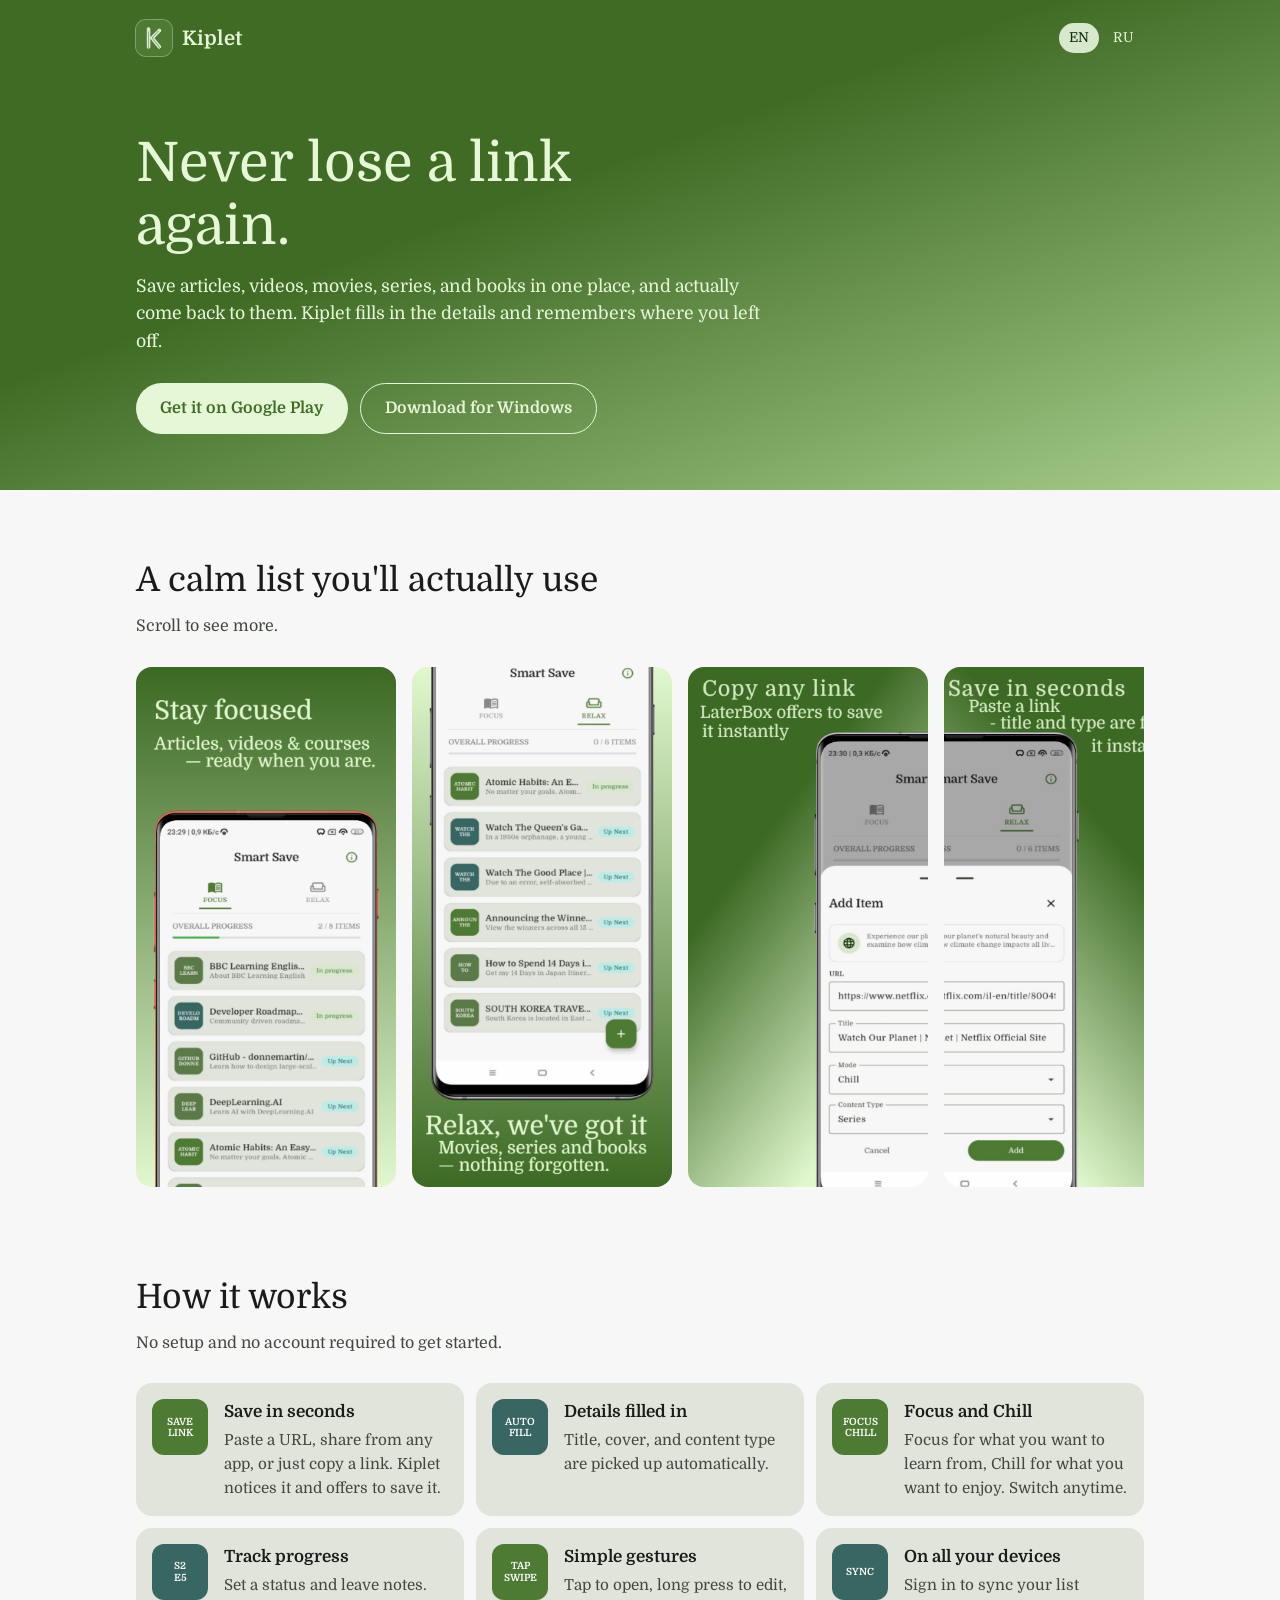
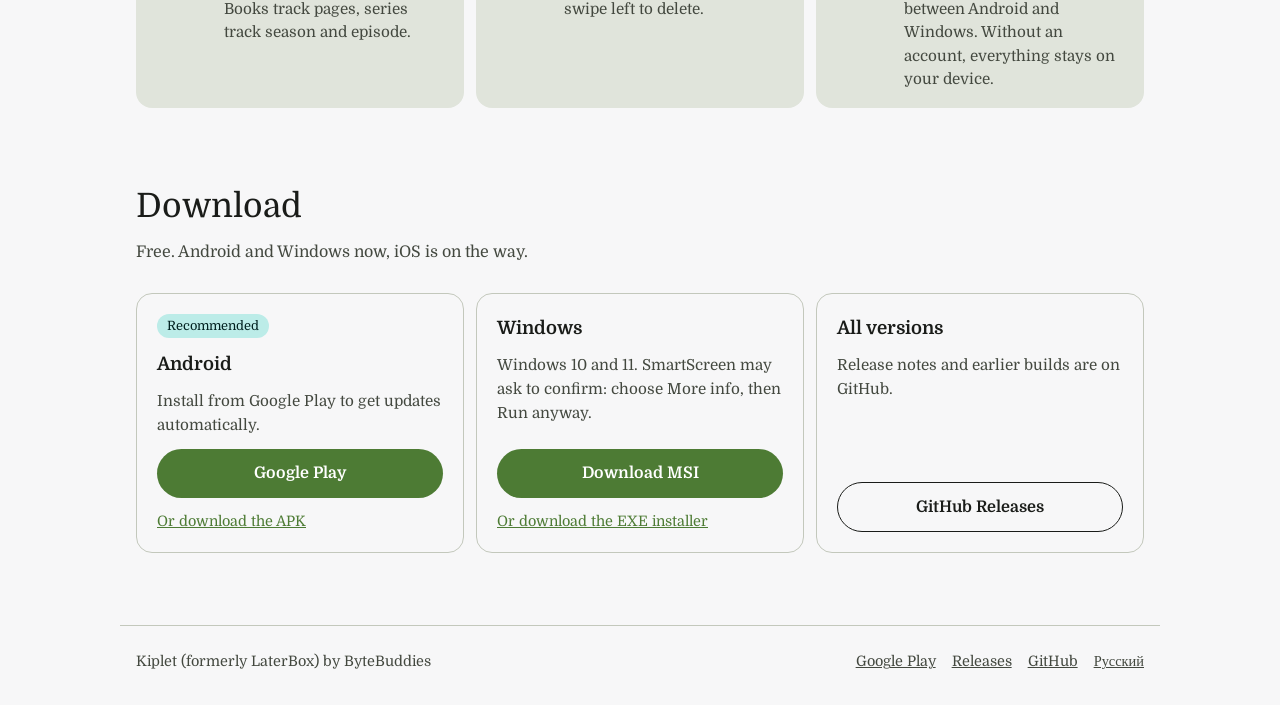
<file: index.html>
<!doctype html>
<html lang="en">
<head>
    <meta charset="utf-8">
    <meta name="viewport" content="width=device-width, initial-scale=1">
    <title>Kiplet | Save &amp; Read Later</title>
    <meta name="description" content="Kiplet is a simple read-it-later app. Save links to articles, videos, movies, series, and books, split them into Focus and Chill, and track your progress.">
    <meta name="theme-color" content="#4d7b34">
    <meta property="og:title" content="Kiplet: Save &amp; Read Later">
    <meta property="og:description" content="Never lose a link again. Save, organize, and actually come back to what you wanted to read or watch.">
    <meta property="og:type" content="website">
    <meta property="og:url" content="https://keatmur.github.io/kiplet/">
    <meta property="og:image" content="https://keatmur.github.io/kiplet/media/screenshots/focus.webp">
    <meta name="twitter:card" content="summary_large_image">
    <link rel="canonical" href="https://keatmur.github.io/kiplet/">
    <link rel="alternate" hreflang="en" href="https://keatmur.github.io/kiplet/">
    <link rel="alternate" hreflang="ru" href="https://keatmur.github.io/kiplet/ru.html">
    <link rel="alternate" hreflang="x-default" href="https://keatmur.github.io/kiplet/">
    <link rel="icon" type="image/png" href="./assets/icon.png">
    <link rel="preload" href="./assets/fonts/domine_regular.ttf" as="font" type="font/ttf" crossorigin>
    <link rel="stylesheet" href="./assets/styles.css">
</head>
<body>
    <header class="hero">
        <div class="container header">
            <a class="brand" href="./">
                <img src="./assets/icon.png" alt="" width="36" height="36">
                Kiplet
            </a>
            <nav class="lang" aria-label="Language">
                <a href="./" aria-current="page">EN</a>
                <a href="./ru.html" hreflang="ru">RU</a>
            </nav>
        </div>
        <div class="container hero__inner">
            <h1>Never lose a link again.</h1>
            <p>
                Save articles, videos, movies, series, and books in one place, and actually come back
                to them. Kiplet fills in the details and remembers where you left off.
            </p>
            <div class="actions">
                <a class="button button--primary" href="https://play.google.com/store/apps/details?id=group.byte.buddies.laterbox">Get it on Google Play</a>
                <a class="button button--outline" href="#download">Download for Windows</a>
            </div>
        </div>
    </header>

    <main class="container">
        <section class="section" aria-labelledby="screens-title">
            <h2 id="screens-title">A calm list you'll actually use</h2>
            <p class="section__lead">Scroll to see more.</p>
            <div class="shots" tabindex="0" aria-label="Screenshots">
                <figure class="shot">
                    <img src="./media/screenshots/focus.webp" width="678" height="1357" alt="Focus tab with articles, courses and progress" loading="lazy">
                </figure>
                <figure class="shot">
                    <img src="./media/screenshots/relax.webp" width="678" height="1357" alt="Chill tab with movies, series and books" loading="lazy">
                </figure>
                <figure class="shot">
                    <img src="./media/screenshots/copy-link-left.webp" width="652" height="1412" alt="Copied link is offered for saving" loading="lazy">
                </figure>
                <figure class="shot">
                    <img src="./media/screenshots/copy-link-right.webp" width="652" height="1412" alt="Title and type are filled in automatically" loading="lazy">
                </figure>
                <figure class="shot">
                    <img src="./media/screenshots/track.webp" width="652" height="1412" alt="Editing status, season, episode and notes" loading="lazy">
                </figure>
            </div>
        </section>

        <section class="section" aria-labelledby="features-title">
            <h2 id="features-title">How it works</h2>
            <p class="section__lead">No setup and no account required to get started.</p>
            <ul class="features">
                <li class="feature">
                    <span class="feature__tile" aria-hidden="true">Save<br>link</span>
                    <div>
                        <h3>Save in seconds</h3>
                        <p>Paste a URL, share from any app, or just copy a link. Kiplet notices it and offers to save it.</p>
                    </div>
                </li>
                <li class="feature">
                    <span class="feature__tile" aria-hidden="true">Auto<br>fill</span>
                    <div>
                        <h3>Details filled in</h3>
                        <p>Title, cover, and content type are picked up automatically.</p>
                    </div>
                </li>
                <li class="feature">
                    <span class="feature__tile" aria-hidden="true">Focus<br>Chill</span>
                    <div>
                        <h3>Focus and Chill</h3>
                        <p>Focus for what you want to learn from, Chill for what you want to enjoy. Switch anytime.</p>
                    </div>
                </li>
                <li class="feature">
                    <span class="feature__tile" aria-hidden="true">S2<br>E5</span>
                    <div>
                        <h3>Track progress</h3>
                        <p>Set a status and leave notes. Books track pages, series track season and episode.</p>
                    </div>
                </li>
                <li class="feature">
                    <span class="feature__tile" aria-hidden="true">Tap<br>Swipe</span>
                    <div>
                        <h3>Simple gestures</h3>
                        <p>Tap to open, long press to edit, swipe left to delete.</p>
                    </div>
                </li>
                <li class="feature">
                    <span class="feature__tile" aria-hidden="true">Sync</span>
                    <div>
                        <h3>On all your devices</h3>
                        <p>Sign in to sync your list between Android and Windows. Without an account, everything stays on your device.</p>
                    </div>
                </li>
            </ul>
        </section>

        <section class="section" id="download" aria-labelledby="download-title">
            <h2 id="download-title">Download</h2>
            <p class="section__lead">Free. Android and Windows now, iOS is on the way.</p>
            <div class="downloads">
                <article class="download">
                    <span class="chip">Recommended</span>
                    <h3>Android</h3>
                    <p>Install from Google Play to get updates automatically.</p>
                    <a class="button button--primary" href="https://play.google.com/store/apps/details?id=group.byte.buddies.laterbox">Google Play</a>
                    <a class="text-link" href="https://github.com/keatmur/kiplet/releases/latest/download/Kiplet-android.apk">Or download the APK</a>
                </article>
                <article class="download">
                    <h3>Windows</h3>
                    <p>Windows 10 and 11. SmartScreen may ask to confirm: choose More info, then Run anyway.</p>
                    <a class="button button--primary" href="https://github.com/keatmur/kiplet/releases/latest/download/Kiplet-windows.msi">Download MSI</a>
                    <a class="text-link" href="https://github.com/keatmur/kiplet/releases/latest/download/Kiplet-windows.exe">Or download the EXE installer</a>
                </article>
                <article class="download">
                    <h3>All versions</h3>
                    <p>Release notes and earlier builds are on GitHub.</p>
                    <a class="button button--outline" href="https://github.com/keatmur/kiplet/releases">GitHub Releases</a>
                </article>
            </div>
        </section>
    </main>

    <footer class="container footer">
        <span>Kiplet (formerly LaterBox) by ByteBuddies</span>
        <nav aria-label="Footer">
            <a href="https://play.google.com/store/apps/details?id=group.byte.buddies.laterbox">Google Play</a>
            <a href="https://github.com/keatmur/kiplet/releases">Releases</a>
            <a href="https://github.com/keatmur/kiplet">GitHub</a>
            <a href="./ru.html" hreflang="ru">Русский</a>
        </nav>
    </footer>
</body>
</html>
</file>
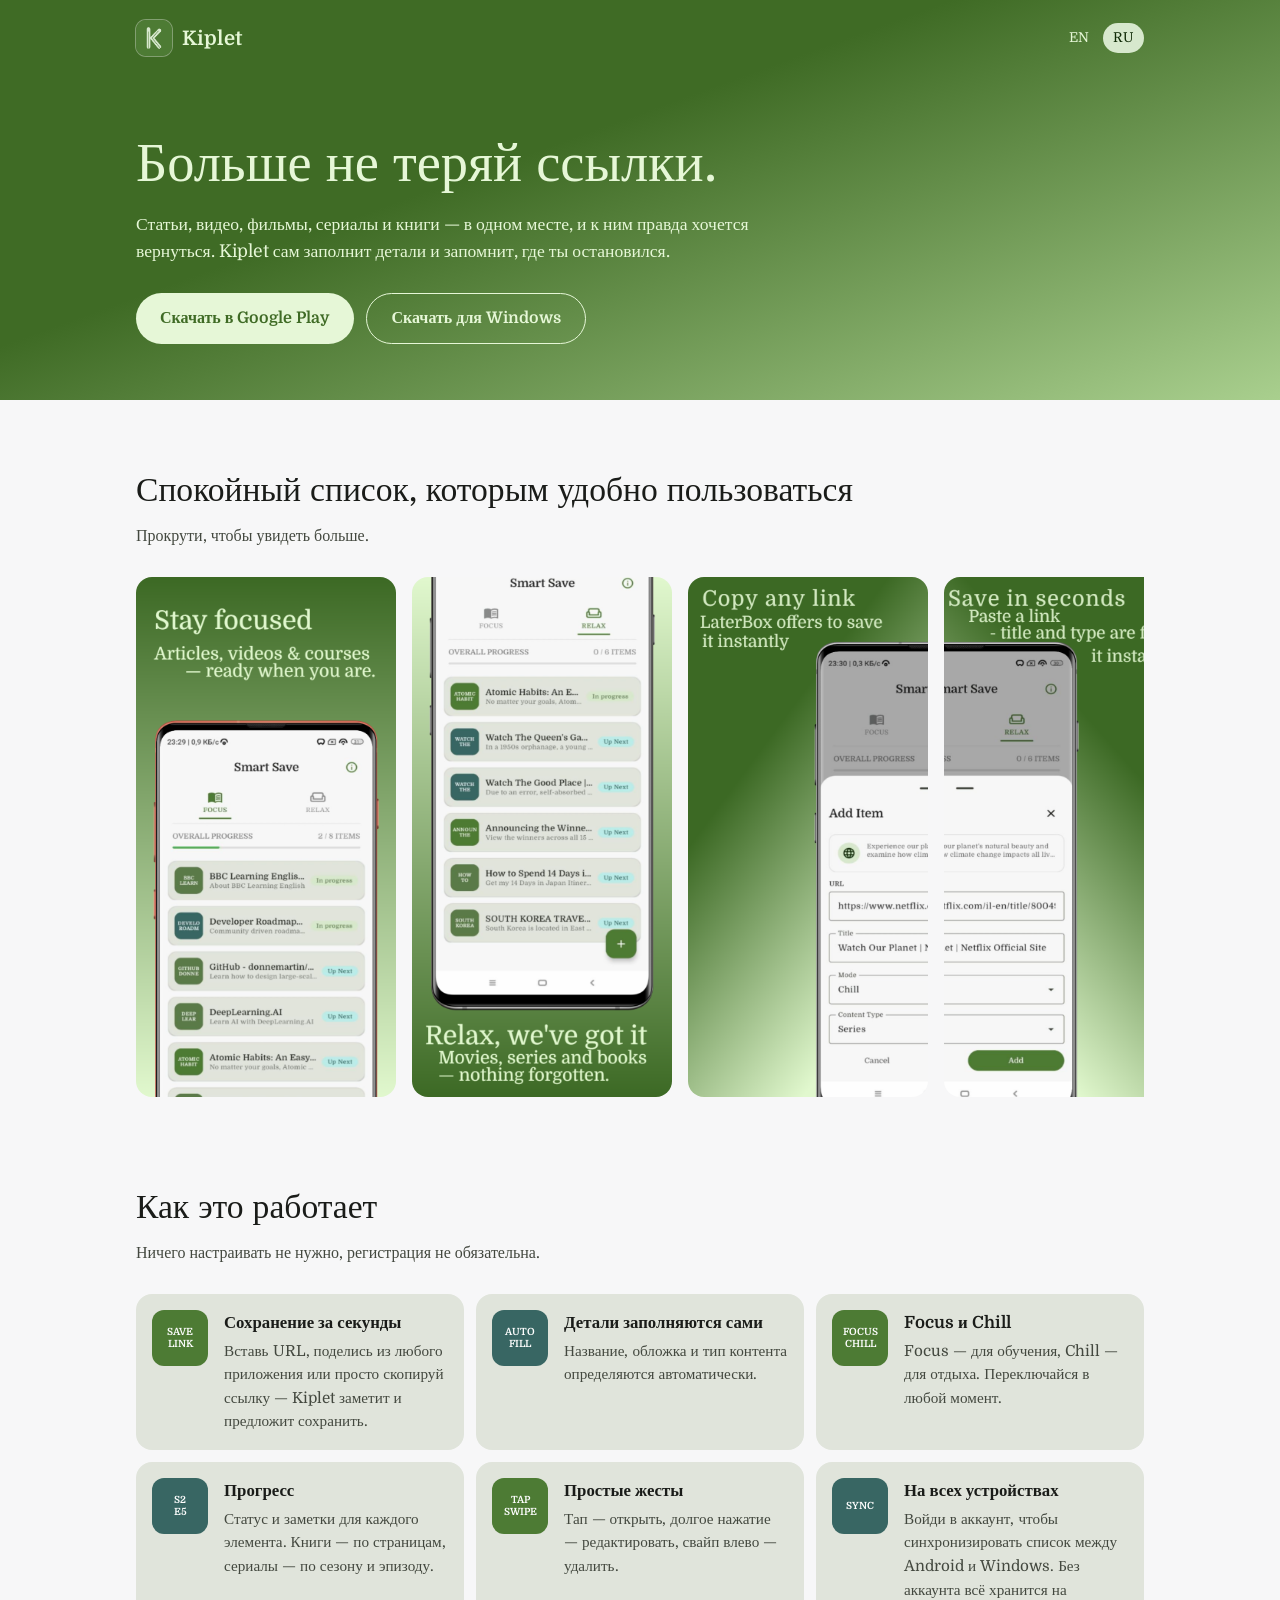
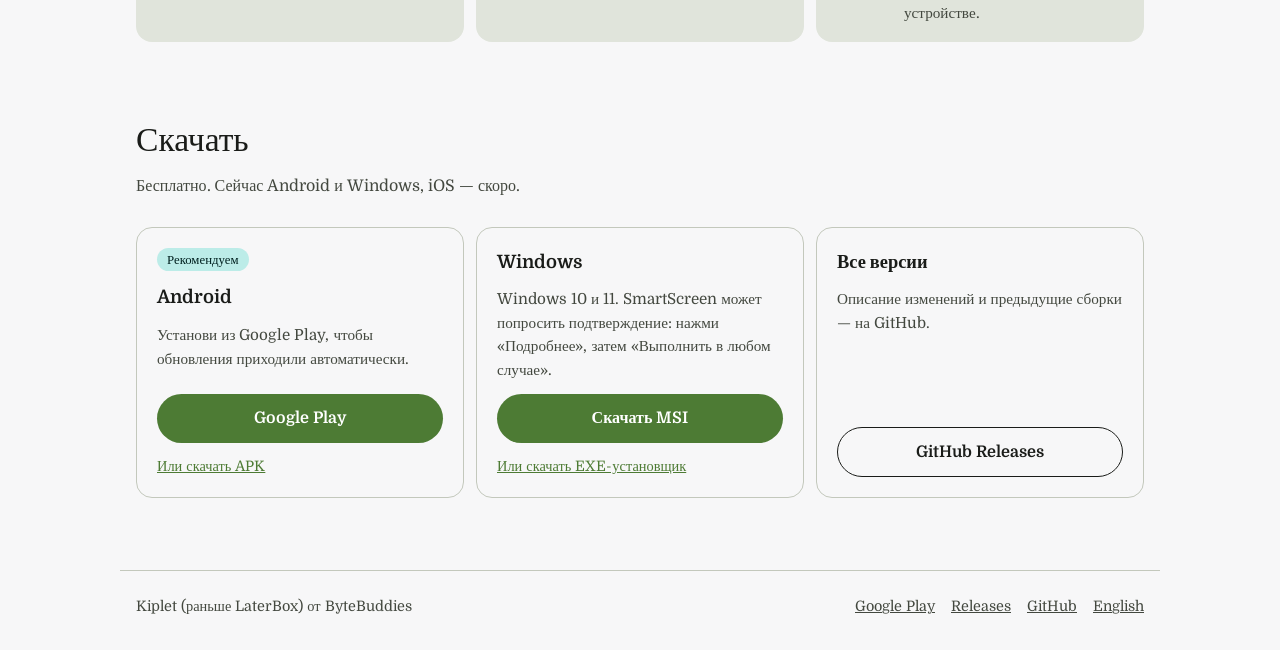
<file: ru.html>
<!doctype html>
<html lang="ru">
<head>
    <meta charset="utf-8">
    <meta name="viewport" content="width=device-width, initial-scale=1">
    <title>Kiplet | Сохрани, прочти позже</title>
    <meta name="description" content="Kiplet — простое приложение, чтобы сохранять ссылки на статьи, видео, фильмы, сериалы и книги, делить их на Focus и Chill и отслеживать прогресс.">
    <meta name="theme-color" content="#4d7b34">
    <meta property="og:title" content="Kiplet: Сохрани, прочти позже">
    <meta property="og:description" content="Больше не теряй ссылки. Сохраняй, упорядочивай и возвращайся к тому, что хотел прочитать или посмотреть.">
    <meta property="og:type" content="website">
    <meta property="og:url" content="https://keatmur.github.io/kiplet/ru.html">
    <meta property="og:image" content="https://keatmur.github.io/kiplet/media/screenshots/focus.webp">
    <meta name="twitter:card" content="summary_large_image">
    <link rel="canonical" href="https://keatmur.github.io/kiplet/ru.html">
    <link rel="alternate" hreflang="en" href="https://keatmur.github.io/kiplet/">
    <link rel="alternate" hreflang="ru" href="https://keatmur.github.io/kiplet/ru.html">
    <link rel="alternate" hreflang="x-default" href="https://keatmur.github.io/kiplet/">
    <link rel="icon" type="image/png" href="./assets/icon.png">
    <link rel="preload" href="./assets/fonts/domine_regular.ttf" as="font" type="font/ttf" crossorigin>
    <link rel="stylesheet" href="./assets/styles.css">
</head>
<body>
    <header class="hero">
        <div class="container header">
            <a class="brand" href="./ru.html">
                <img src="./assets/icon.png" alt="" width="36" height="36">
                Kiplet
            </a>
            <nav class="lang" aria-label="Язык">
                <a href="./" hreflang="en">EN</a>
                <a href="./ru.html" aria-current="page">RU</a>
            </nav>
        </div>
        <div class="container hero__inner">
            <h1>Больше не теряй ссылки.</h1>
            <p>
                Статьи, видео, фильмы, сериалы и книги — в одном месте, и к ним правда хочется
                вернуться. Kiplet сам заполнит детали и запомнит, где ты остановился.
            </p>
            <div class="actions">
                <a class="button button--primary" href="https://play.google.com/store/apps/details?id=group.byte.buddies.laterbox&amp;hl=ru">Скачать в Google Play</a>
                <a class="button button--outline" href="#download">Скачать для Windows</a>
            </div>
        </div>
    </header>

    <main class="container">
        <section class="section" aria-labelledby="screens-title">
            <h2 id="screens-title">Спокойный список, которым удобно пользоваться</h2>
            <p class="section__lead">Прокрути, чтобы увидеть больше.</p>
            <div class="shots" tabindex="0" aria-label="Скриншоты">
                <figure class="shot">
                    <img src="./media/screenshots/focus.webp" width="678" height="1357" alt="Вкладка Focus со статьями, курсами и прогрессом" loading="lazy">
                </figure>
                <figure class="shot">
                    <img src="./media/screenshots/relax.webp" width="678" height="1357" alt="Вкладка Chill с фильмами, сериалами и книгами" loading="lazy">
                </figure>
                <figure class="shot">
                    <img src="./media/screenshots/copy-link-left.webp" width="652" height="1412" alt="Скопированную ссылку предлагается сохранить" loading="lazy">
                </figure>
                <figure class="shot">
                    <img src="./media/screenshots/copy-link-right.webp" width="652" height="1412" alt="Название и тип заполняются автоматически" loading="lazy">
                </figure>
                <figure class="shot">
                    <img src="./media/screenshots/track.webp" width="652" height="1412" alt="Редактирование статуса, сезона, эпизода и заметок" loading="lazy">
                </figure>
            </div>
        </section>

        <section class="section" aria-labelledby="features-title">
            <h2 id="features-title">Как это работает</h2>
            <p class="section__lead">Ничего настраивать не нужно, регистрация не обязательна.</p>
            <ul class="features">
                <li class="feature">
                    <span class="feature__tile" aria-hidden="true">Save<br>link</span>
                    <div>
                        <h3>Сохранение за секунды</h3>
                        <p>Вставь URL, поделись из любого приложения или просто скопируй ссылку — Kiplet заметит и предложит сохранить.</p>
                    </div>
                </li>
                <li class="feature">
                    <span class="feature__tile" aria-hidden="true">Auto<br>fill</span>
                    <div>
                        <h3>Детали заполняются сами</h3>
                        <p>Название, обложка и тип контента определяются автоматически.</p>
                    </div>
                </li>
                <li class="feature">
                    <span class="feature__tile" aria-hidden="true">Focus<br>Chill</span>
                    <div>
                        <h3>Focus и Chill</h3>
                        <p>Focus — для обучения, Chill — для отдыха. Переключайся в любой момент.</p>
                    </div>
                </li>
                <li class="feature">
                    <span class="feature__tile" aria-hidden="true">S2<br>E5</span>
                    <div>
                        <h3>Прогресс</h3>
                        <p>Статус и заметки для каждого элемента. Книги — по страницам, сериалы — по сезону и эпизоду.</p>
                    </div>
                </li>
                <li class="feature">
                    <span class="feature__tile" aria-hidden="true">Tap<br>Swipe</span>
                    <div>
                        <h3>Простые жесты</h3>
                        <p>Тап — открыть, долгое нажатие — редактировать, свайп влево — удалить.</p>
                    </div>
                </li>
                <li class="feature">
                    <span class="feature__tile" aria-hidden="true">Sync</span>
                    <div>
                        <h3>На всех устройствах</h3>
                        <p>Войди в аккаунт, чтобы синхронизировать список между Android и Windows. Без аккаунта всё хранится на устройстве.</p>
                    </div>
                </li>
            </ul>
        </section>

        <section class="section" id="download" aria-labelledby="download-title">
            <h2 id="download-title">Скачать</h2>
            <p class="section__lead">Бесплатно. Сейчас Android и Windows, iOS — скоро.</p>
            <div class="downloads">
                <article class="download">
                    <span class="chip">Рекомендуем</span>
                    <h3>Android</h3>
                    <p>Установи из Google Play, чтобы обновления приходили автоматически.</p>
                    <a class="button button--primary" href="https://play.google.com/store/apps/details?id=group.byte.buddies.laterbox&amp;hl=ru">Google Play</a>
                    <a class="text-link" href="https://github.com/keatmur/kiplet/releases/latest/download/Kiplet-android.apk">Или скачать APK</a>
                </article>
                <article class="download">
                    <h3>Windows</h3>
                    <p>Windows 10 и 11. SmartScreen может попросить подтверждение: нажми «Подробнее», затем «Выполнить в любом случае».</p>
                    <a class="button button--primary" href="https://github.com/keatmur/kiplet/releases/latest/download/Kiplet-windows.msi">Скачать MSI</a>
                    <a class="text-link" href="https://github.com/keatmur/kiplet/releases/latest/download/Kiplet-windows.exe">Или скачать EXE-установщик</a>
                </article>
                <article class="download">
                    <h3>Все версии</h3>
                    <p>Описание изменений и предыдущие сборки — на GitHub.</p>
                    <a class="button button--outline" href="https://github.com/keatmur/kiplet/releases">GitHub Releases</a>
                </article>
            </div>
        </section>
    </main>

    <footer class="container footer">
        <span>Kiplet (раньше LaterBox) от ByteBuddies</span>
        <nav aria-label="Ссылки">
            <a href="https://play.google.com/store/apps/details?id=group.byte.buddies.laterbox&amp;hl=ru">Google Play</a>
            <a href="https://github.com/keatmur/kiplet/releases">Releases</a>
            <a href="https://github.com/keatmur/kiplet">GitHub</a>
            <a href="./" hreflang="en">English</a>
        </nav>
    </footer>
</body>
</html>
</file>
<file: assets/styles.css>
/* Colors and font follow the app theme (composeApp/.../theme/Color.kt, Type.kt). */

@font-face {
    font-family: "Domine";
    src: url("./fonts/domine_regular.ttf") format("truetype");
    font-weight: 400;
    font-display: swap;
}

@font-face {
    font-family: "Domine";
    src: url("./fonts/domine_bold.ttf") format("truetype");
    font-weight: 700;
    font-display: swap;
}

:root {
    --primary: #4d7b34;
    --on-primary: #ffffff;
    --primary-container: #d7e8cd;
    --on-primary-container: #0f2a06;
    --tertiary-container: #bcece8;
    --on-tertiary-container: #00201f;
    --background: #f7f7f8;
    --on-background: #1a1c19;
    --surface-variant: #e0e4db;
    --on-surface-variant: #43483f;
    --outline-variant: #c3c8bc;
    --hero-from: #3f6b25;
    --hero-to: #a9cf8e;
    --on-hero: #e6f7d7;

    --radius: 16px;
    --max-width: 1040px;
    color-scheme: light;
}

@media (prefers-color-scheme: dark) {
    :root {
        --primary: #b1d19c;
        --on-primary: #1c3d0a;
        --primary-container: #335620;
        --on-primary-container: #ccedb6;
        --tertiary-container: #1f4e4c;
        --on-tertiary-container: #bcece8;
        --background: #1a1c19;
        --on-background: #e2e3dc;
        --surface-variant: #2c3029;
        --on-surface-variant: #c3c8bc;
        --outline-variant: #43483f;
        --hero-from: #1f3a12;
        --hero-to: #335620;
        --on-hero: #ccedb6;
        color-scheme: dark;
    }
}

* {
    box-sizing: border-box;
}

html {
    scroll-behavior: smooth;
}

body {
    margin: 0;
    font-family: "Domine", Georgia, serif;
    line-height: 1.55;
    color: var(--on-background);
    background: var(--background);
}

img {
    display: block;
    max-width: 100%;
    height: auto;
}

a {
    color: inherit;
}

.container {
    max-width: var(--max-width);
    margin: 0 auto;
    padding: 0 16px;
}

/* Header */

.header {
    display: flex;
    align-items: center;
    justify-content: space-between;
    gap: 16px;
    padding-top: 20px;
    padding-bottom: 20px;
}

.brand {
    display: flex;
    align-items: center;
    gap: 10px;
    font-size: 1.25rem;
    font-weight: 700;
    text-decoration: none;
}

.brand img {
    width: 36px;
    height: 36px;
    border-radius: 10px;
    box-shadow: 0 0 0 1px rgba(255, 255, 255, 0.35);
}

.lang {
    display: flex;
    gap: 4px;
    font-size: 0.85rem;
}

.lang a {
    padding: 4px 10px;
    border-radius: 999px;
    text-decoration: none;
    color: var(--on-surface-variant);
}

.hero .lang a {
    color: var(--on-hero);
}

.lang a[aria-current="page"] {
    background: var(--primary-container);
    color: var(--on-primary-container);
}

/* Hero */

.hero {
    color: var(--on-hero);
    background: linear-gradient(160deg, var(--hero-from) 0%, var(--hero-from) 40%, var(--hero-to) 100%);
}

.hero__inner {
    padding-top: 56px;
    padding-bottom: 56px;
}

.hero h1 {
    margin: 0 0 16px;
    max-width: 16ch;
    font-size: clamp(2.1rem, 6vw, 3.4rem);
    font-weight: 400;
    line-height: 1.15;
}

.hero p {
    margin: 0 0 28px;
    max-width: 52ch;
    font-size: 1.1rem;
}

.actions {
    display: flex;
    flex-wrap: wrap;
    gap: 12px;
}

.button {
    display: inline-flex;
    align-items: center;
    justify-content: center;
    min-height: 48px;
    padding: 12px 24px;
    border-radius: 999px;
    font: inherit;
    font-weight: 700;
    text-decoration: none;
}

.button--primary {
    background: var(--primary);
    color: var(--on-primary);
}

.hero .button--primary {
    background: var(--on-hero);
    color: var(--hero-from);
}

.button--outline {
    border: 1px solid currentColor;
}

/* Sections */

.section {
    padding-top: 64px;
    padding-bottom: 8px;
}

.section h2 {
    margin: 0 0 8px;
    font-size: clamp(1.6rem, 4vw, 2.1rem);
    font-weight: 400;
}

.section__lead {
    margin: 0 0 28px;
    max-width: 60ch;
    color: var(--on-surface-variant);
}

/* Screenshots: horizontal scrolling strip */

.shots {
    display: flex;
    gap: 16px;
    overflow-x: auto;
    padding-bottom: 12px;
    scroll-snap-type: x mandatory;
}

.shot {
    flex: 0 0 auto;
    display: flex;
    margin: 0;
    scroll-snap-align: start;
}

.shot img {
    height: min(520px, 70vh);
    width: auto;
    border-radius: var(--radius);
}

/* Features: styled like the item cards in the app */

.features {
    display: grid;
    grid-template-columns: repeat(auto-fit, minmax(280px, 1fr));
    gap: 12px;
    margin: 0;
    padding: 0;
    list-style: none;
}

.feature {
    display: flex;
    gap: 16px;
    align-items: flex-start;
    padding: 16px;
    border-radius: var(--radius);
    background: var(--surface-variant);
}

.feature__tile {
    flex: 0 0 56px;
    display: grid;
    place-items: center;
    width: 56px;
    height: 56px;
    border-radius: 12px;
    background: var(--primary);
    color: var(--on-primary);
    font-size: 0.62rem;
    font-weight: 700;
    line-height: 1.2;
    text-align: center;
    text-transform: uppercase;
}

.feature:nth-child(even) .feature__tile {
    background: #386663;
    color: #ffffff;
}

.feature h3 {
    margin: 0 0 4px;
    font-size: 1.05rem;
}

.feature p {
    margin: 0;
    font-size: 0.95rem;
    color: var(--on-surface-variant);
}

/* Download */

.downloads {
    display: grid;
    grid-template-columns: repeat(auto-fit, minmax(260px, 1fr));
    gap: 12px;
}

.download {
    display: flex;
    flex-direction: column;
    gap: 12px;
    padding: 20px;
    border: 1px solid var(--outline-variant);
    border-radius: var(--radius);
}

.download h3 {
    margin: 0;
    font-size: 1.15rem;
}

.download p {
    margin: 0;
    flex: 1;
    color: var(--on-surface-variant);
    font-size: 0.95rem;
}

.download .button {
    width: 100%;
}

.chip {
    align-self: flex-start;
    padding: 2px 10px;
    border-radius: 999px;
    background: var(--tertiary-container);
    color: var(--on-tertiary-container);
    font-size: 0.8rem;
}

.text-link {
    color: var(--primary);
    font-size: 0.9rem;
}

/* Footer */

.footer {
    display: flex;
    flex-wrap: wrap;
    justify-content: space-between;
    gap: 12px;
    margin-top: 64px;
    padding-top: 24px;
    padding-bottom: 32px;
    border-top: 1px solid var(--outline-variant);
    color: var(--on-surface-variant);
    font-size: 0.9rem;
}

.footer nav {
    display: flex;
    flex-wrap: wrap;
    gap: 16px;
}

@media (max-width: 600px) {
    .hero__inner {
        padding-top: 40px;
        padding-bottom: 40px;
    }

    .actions .button {
        width: 100%;
    }

    .shot img {
        height: 440px;
    }
}
</file>
